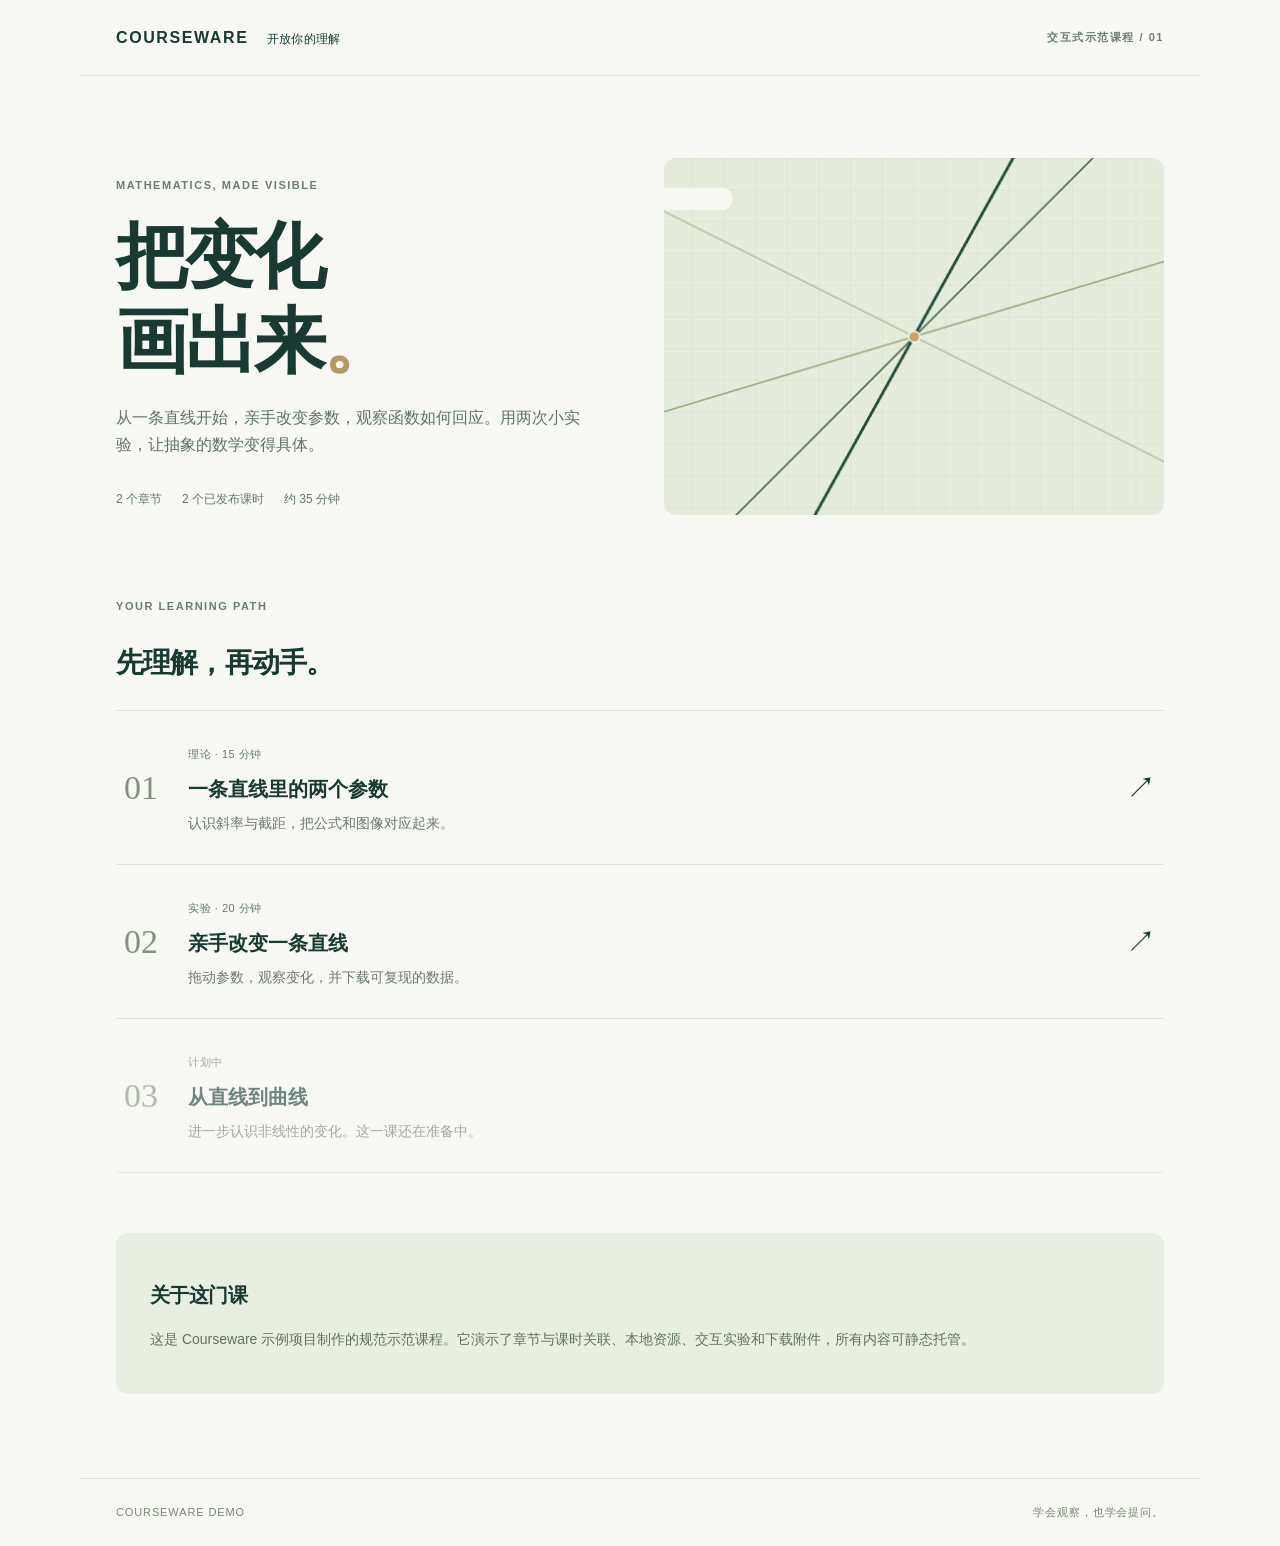
<file: web/index.html>
<!doctype html>
<html lang="zh-CN">
<head><meta charset="utf-8"><meta name="viewport" content="width=device-width,initial-scale=1"><title>把变化画出来 · 交互式课程</title><link rel="stylesheet" href="shared/course.css"><link rel="icon" href="data:,"></head>
<body>
<header class="top"><a class="wordmark" href="index.html">COURSEWARE <span>开放你的理解</span></a><span class="eyebrow">交互式示范课程 / 01</span></header>
<main>
  <section class="hero"><div><p class="eyebrow">MATHEMATICS, MADE VISIBLE</p><h1>把变化<br>画出来<span>。</span></h1><p class="lead">从一条直线开始，亲手改变参数，观察函数如何回应。用两次小实验，让抽象的数学变得具体。</p><div class="facts"><span>2 个章节</span><span>2 个已发布课时</span><span>约 35 分钟</span></div></div><img class="cover" src="../assets/cover.png" alt="坐标平面上的多条直线，展示斜率变化"></section>
  <section class="section"><p class="eyebrow">YOUR LEARNING PATH</p><h2>先理解，再动手。</h2><div class="lesson-list">
    <a class="lesson" href="../lessons/theory/introduction/web/index.html"><span class="number">01</span><div><span class="badge">理论 · 15 分钟</span><h3>一条直线里的两个参数</h3><p>认识斜率与截距，把公式和图像对应起来。</p></div><span class="arrow">↗</span></a>
    <a class="lesson" href="../lessons/lab/experiment/web/index.html"><span class="number">02</span><div><span class="badge">实验 · 20 分钟</span><h3>亲手改变一条直线</h3><p>拖动参数，观察变化，并下载可复现的数据。</p></div><span class="arrow">↗</span></a>
    <article class="lesson planned"><span class="number">03</span><div><span class="badge">计划中</span><h3>从直线到曲线</h3><p>进一步认识非线性的变化。这一课还在准备中。</p></div></article>
  </div></section>
  <section class="section note"><h2>关于这门课</h2><p>这是 Courseware 示例项目制作的规范示范课程。它演示了章节与课时关联、本地资源、交互实验和下载附件，所有内容可静态托管。</p></section>
</main><footer>COURSEWARE DEMO <span>学会观察，也学会提问。</span></footer>
</body></html>
</file>
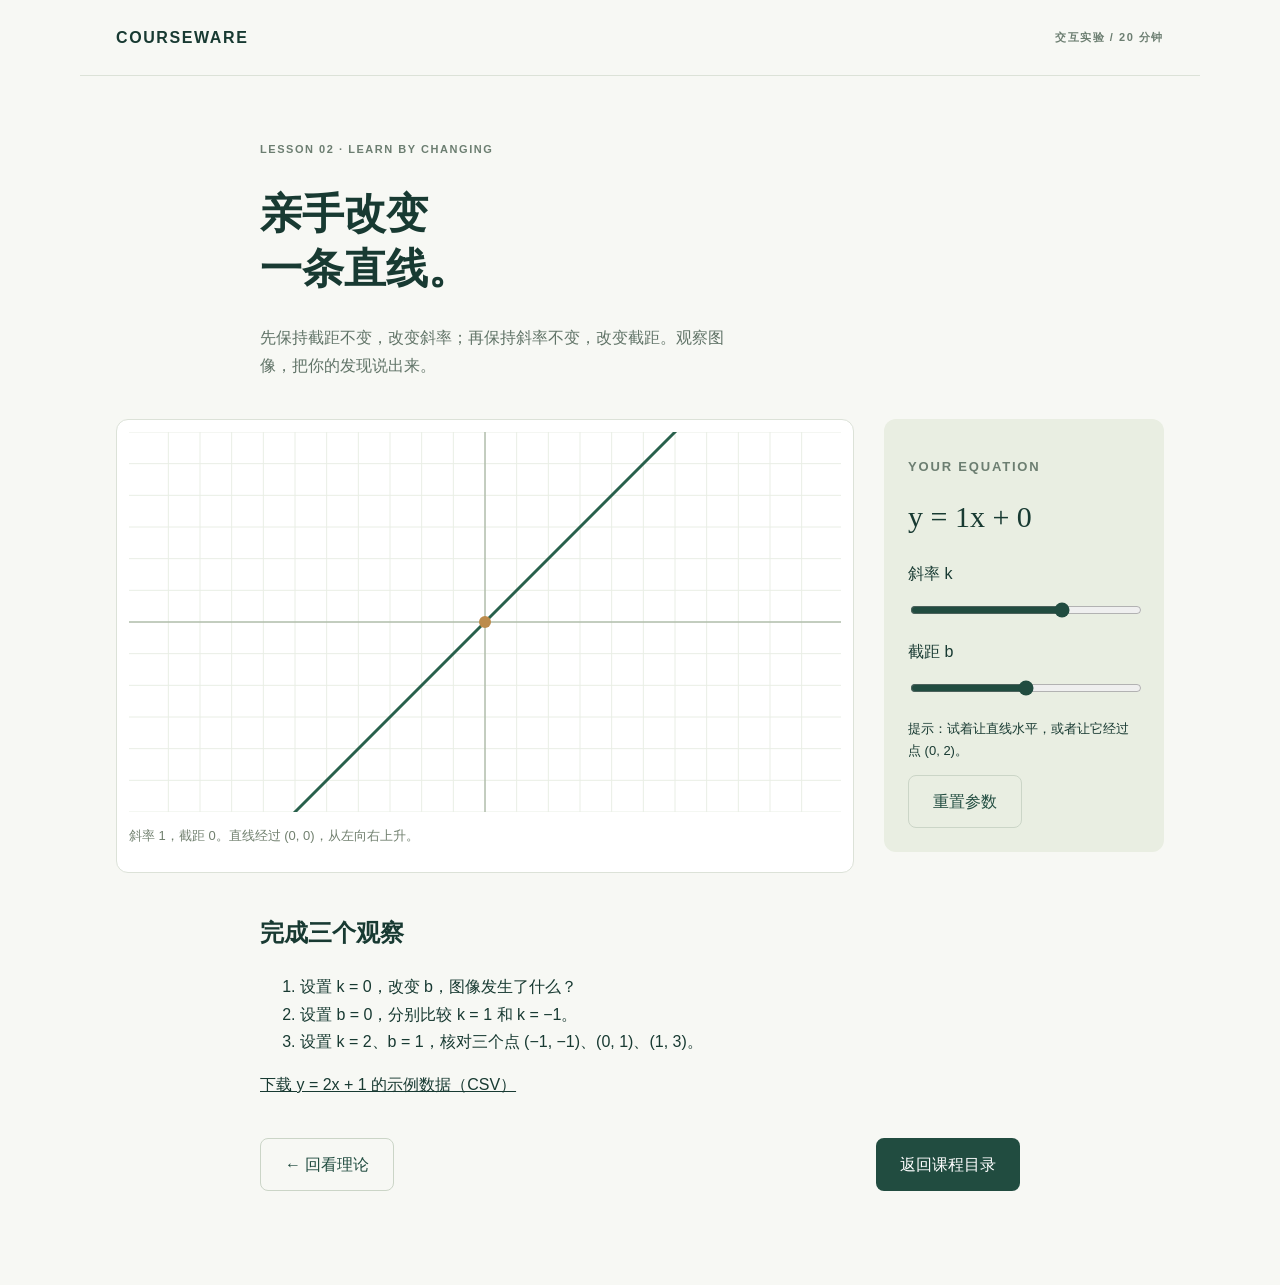
<file: lessons/lab/experiment/web/index.html>
<!doctype html><html lang="zh-CN"><head><meta charset="utf-8"><meta name="viewport" content="width=device-width,initial-scale=1"><title>亲手改变一条直线</title><link rel="stylesheet" href="../../../../web/shared/course.css"><link rel="icon" href="data:,"></head><body>
<header class="top"><a class="wordmark" href="../../../../web/index.html">COURSEWARE</a><span class="eyebrow">交互实验 / 20 分钟</span></header><main>
<header class="lesson-header"><p class="eyebrow">LESSON 02 · LEARN BY CHANGING</p><h1>亲手改变<br>一条直线。</h1><p class="lead">先保持截距不变，改变斜率；再保持斜率不变，改变截距。观察图像，把你的发现说出来。</p></header>
<section class="lab" aria-label="直线参数实验"><div class="plot"><canvas id="plot" aria-label="当前直线的坐标图，参数可通过右侧滑块调整" role="img"></canvas><p class="small" id="description" aria-live="polite"></p></div><div class="controls"><p class="eyebrow">YOUR EQUATION</p><output id="equation" aria-live="polite">y = 1x + 0</output><label for="slope">斜率 k</label><input id="slope" type="range" min="-3" max="3" value="1" step="0.1"><label for="intercept">截距 b</label><input id="intercept" type="range" min="-4" max="4" value="0" step="0.1"><p>提示：试着让直线水平，或者让它经过点 (0, 2)。</p><button class="button secondary" id="reset">重置参数</button></div></section>
<article class="reading"><h2>完成三个观察</h2><ol><li>设置 k = 0，改变 b，图像发生了什么？</li><li>设置 b = 0，分别比较 k = 1 和 k = −1。</li><li>设置 k = 2、b = 1，核对三个点 (−1, −1)、(0, 1)、(1, 3)。</li></ol><p><a href="../code/line-example.csv" download>下载 y = 2x + 1 的示例数据（CSV）</a></p><div class="actions"><a href="../../../theory/introduction/web/index.html" class="button secondary">← 回看理论</a><a href="../../../../web/index.html" class="button">返回课程目录</a></div></article>
</main><script src="experiment.js"></script></body></html>
</file>
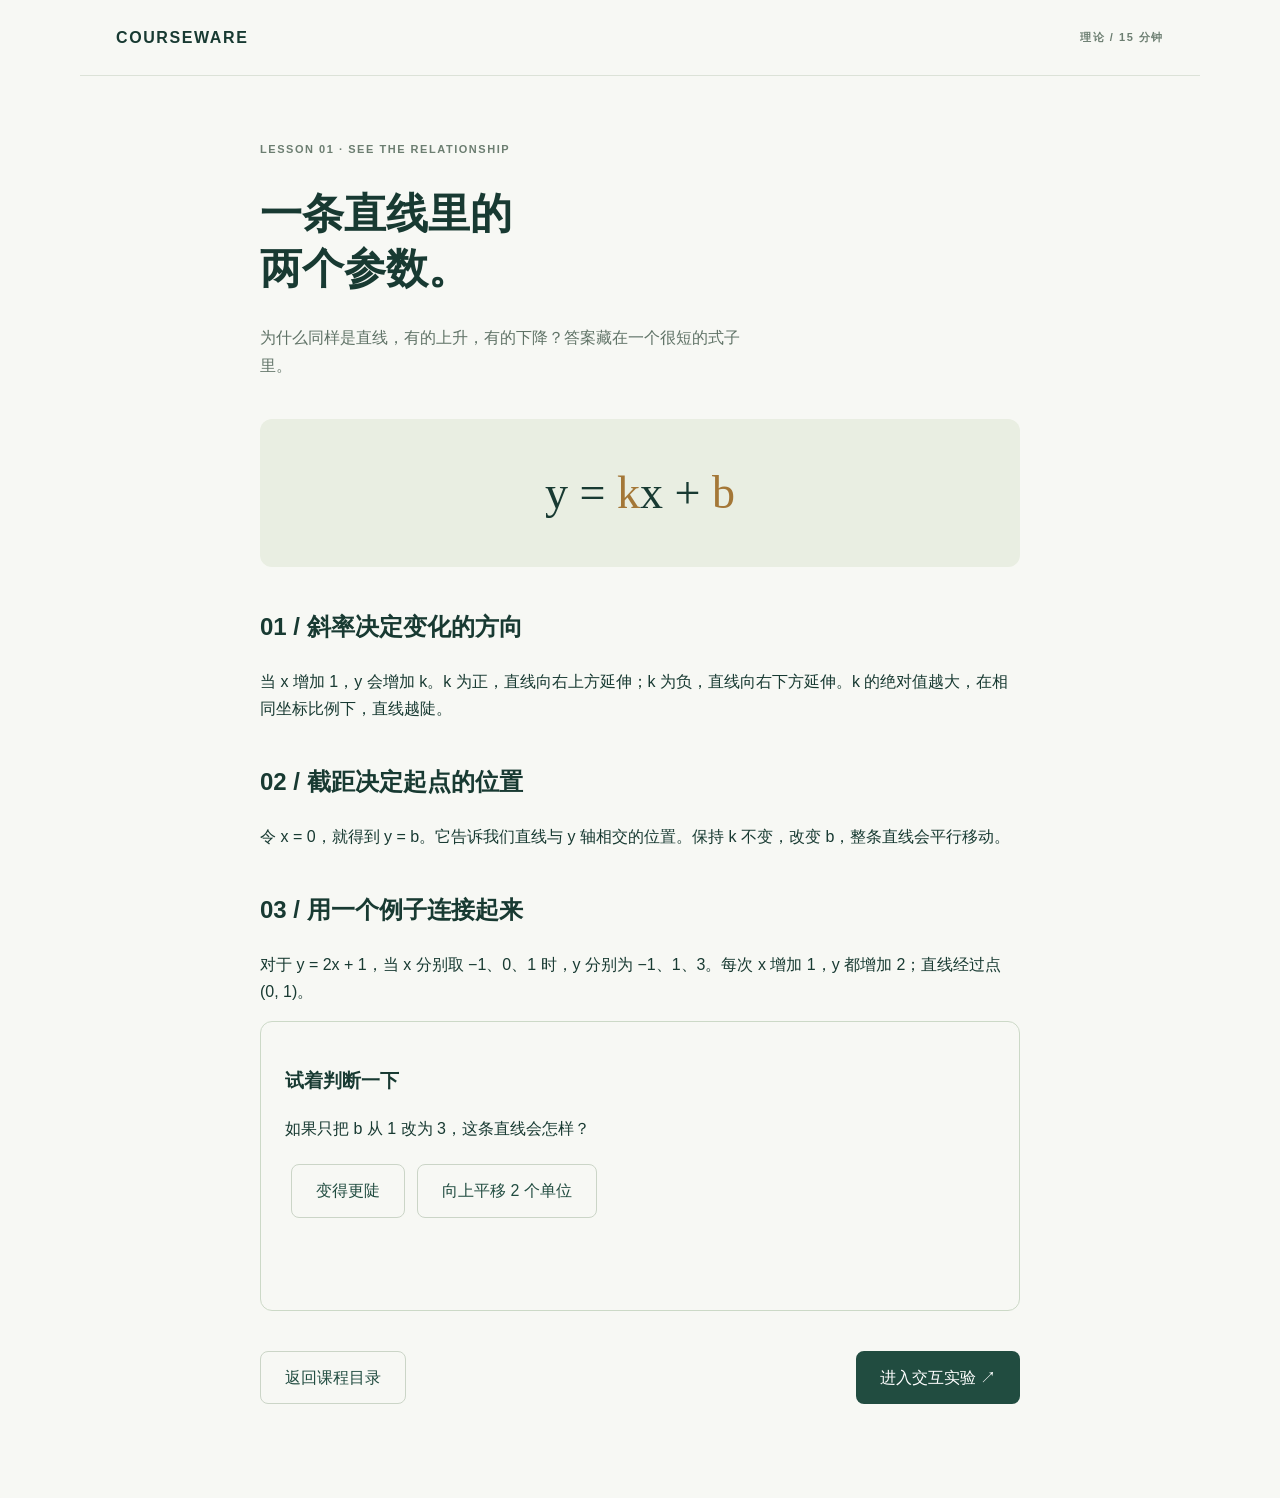
<file: lessons/theory/introduction/web/index.html>
<!doctype html><html lang="zh-CN"><head><meta charset="utf-8"><meta name="viewport" content="width=device-width,initial-scale=1"><title>一条直线里的两个参数</title><link rel="stylesheet" href="../../../../web/shared/course.css"><link rel="icon" href="data:,"></head><body>
<header class="top"><a class="wordmark" href="../../../../web/index.html">COURSEWARE</a><span class="eyebrow">理论 / 15 分钟</span></header><main>
<header class="lesson-header"><p class="eyebrow">LESSON 01 · SEE THE RELATIONSHIP</p><h1>一条直线里的<br>两个参数。</h1><p class="lead">为什么同样是直线，有的上升，有的下降？答案藏在一个很短的式子里。</p></header>
<article class="reading"><div class="formula">y = <span>k</span>x + <span>b</span></div><h2>01 / 斜率决定变化的方向</h2><p>当 x 增加 1，y 会增加 k。k 为正，直线向右上方延伸；k 为负，直线向右下方延伸。k 的绝对值越大，在相同坐标比例下，直线越陡。</p><h2>02 / 截距决定起点的位置</h2><p>令 x = 0，就得到 y = b。它告诉我们直线与 y 轴相交的位置。保持 k 不变，改变 b，整条直线会平行移动。</p><h2>03 / 用一个例子连接起来</h2><p>对于 y = 2x + 1，当 x 分别取 −1、0、1 时，y 分别为 −1、1、3。每次 x 增加 1，y 都增加 2；直线经过点 (0, 1)。</p>
<section class="quiz"><h3>试着判断一下</h3><p>如果只把 b 从 1 改为 3，这条直线会怎样？</p><button class="button secondary" data-answer="wrong">变得更陡</button><button class="button secondary" data-answer="right">向上平移 2 个单位</button><p class="feedback" role="status" aria-live="polite"></p></section>
<div class="actions"><a href="../../../../web/index.html" class="button secondary">返回课程目录</a><a href="../../../lab/experiment/web/index.html" class="button">进入交互实验 ↗</a></div></article></main><script src="lesson.js"></script></body></html>
</file>
<file: web/shared/course.css>
*{box-sizing:border-box}html{color-scheme:light}body{margin:0;background:#f7f8f4;color:#183a32;font-family:Arial,"PingFang SC","Microsoft YaHei",sans-serif;line-height:1.7}a{color:inherit}button,input{font:inherit}a:focus-visible,button:focus-visible,input:focus-visible{outline:3px solid #c28528;outline-offset:5px}.top,main,footer{max-width:1120px;margin:auto;padding:24px 36px}.top{display:flex;justify-content:space-between;align-items:center;border-bottom:1px solid #dce2d8}.wordmark{font-weight:800;letter-spacing:.1em;text-decoration:none}.wordmark span{font-size:12px;letter-spacing:.03em;margin-left:12px;font-weight:400}.eyebrow{font-size:11px;font-weight:700;letter-spacing:.14em;color:#6c7e71}.hero{display:grid;grid-template-columns:1fr 1fr;gap:48px;align-items:center;padding:58px 0}.hero h1{font-size:clamp(44px,6vw,72px);line-height:1.18;letter-spacing:-.04em;margin:20px 0}.hero h1 span{color:#b79a63}.lead{max-width:480px;color:#607367;font-size:16px}.cover{width:100%;border-radius:12px;aspect-ratio:1.4;object-fit:cover}.facts{display:flex;gap:20px;color:#66786a;font-size:12px;margin-top:30px}.section{margin:24px 0 60px}.section h2{font-size:28px;letter-spacing:-.03em}.lesson-list{border-top:1px solid #dce2d8}.lesson{display:flex;gap:30px;align-items:center;padding:28px 8px;border-bottom:1px solid #dce2d8;text-decoration:none}.lesson:hover{background:#eef2e9}.number{font-family:Georgia,serif;font-size:34px;color:#83937b}.lesson h3{margin:6px 0;font-size:20px}.lesson p{margin:0;color:#6b786b;font-size:14px}.badge{font-size:11px;letter-spacing:.05em;color:#667d65}.arrow{font-size:30px;margin-left:auto}.planned{opacity:.6}.note{padding:28px 34px;background:#e9eee2;border-radius:12px}.note h2{font-size:20px}.note p{font-size:14px;color:#5f735e}footer{display:flex;justify-content:space-between;border-top:1px solid #dce2d8;font-size:11px;color:#788672;letter-spacing:.08em}.lesson-header{max-width:760px;margin:40px auto}.lesson-header h1{font-size:42px;line-height:1.3}.reading{max-width:760px;margin:0 auto 70px}.reading h2{margin-top:40px}.formula{font-family:Georgia,serif;font-size:46px;text-align:center;padding:35px;background:#e9eee2;border-radius:12px}.formula span{color:#a47737}.actions{display:flex;gap:16px;justify-content:space-between;margin-top:40px}.button{display:inline-flex;align-items:center;background:#214c40;color:#fff;padding:12px 24px;border:0;border-radius:8px;text-decoration:none;cursor:pointer}.button.secondary{background:transparent;border:1px solid #cbd5c7;color:#214c40}.lab{display:grid;grid-template-columns:1fr 280px;gap:30px;align-items:start}.plot{background:#fff;border:1px solid #dce2d8;border-radius:12px;padding:12px}.plot canvas{display:block;width:100%;height:380px}.controls{background:#e9eee2;padding:24px;border-radius:12px}.controls label{display:block;margin:12px 0}.controls input{width:100%;accent-color:#214c40}.controls output{display:block;font-family:Georgia,serif;font-size:30px;margin-bottom:18px}.controls p{font-size:13px}.quiz{padding:24px;border:1px solid #ccd9c7;border-radius:12px}.quiz button{margin:6px}.feedback{min-height:30px;color:#426941}.small{font-size:13px;color:#71806f}@media(max-width:700px){.top,main,footer{padding:20px}.top>.eyebrow{display:none}.wordmark span{display:none}.hero{grid-template-columns:1fr;gap:24px;padding:30px 0}.hero h1{font-size:48px}.cover{aspect-ratio:1.8}.facts{gap:12px}.lesson{gap:18px}.lesson h3{font-size:17px}.lesson-header h1{font-size:32px}.lab{grid-template-columns:1fr}.actions{flex-wrap:wrap}.plot canvas{height:300px}footer{font-size:10px;gap:14px}}
</file>
